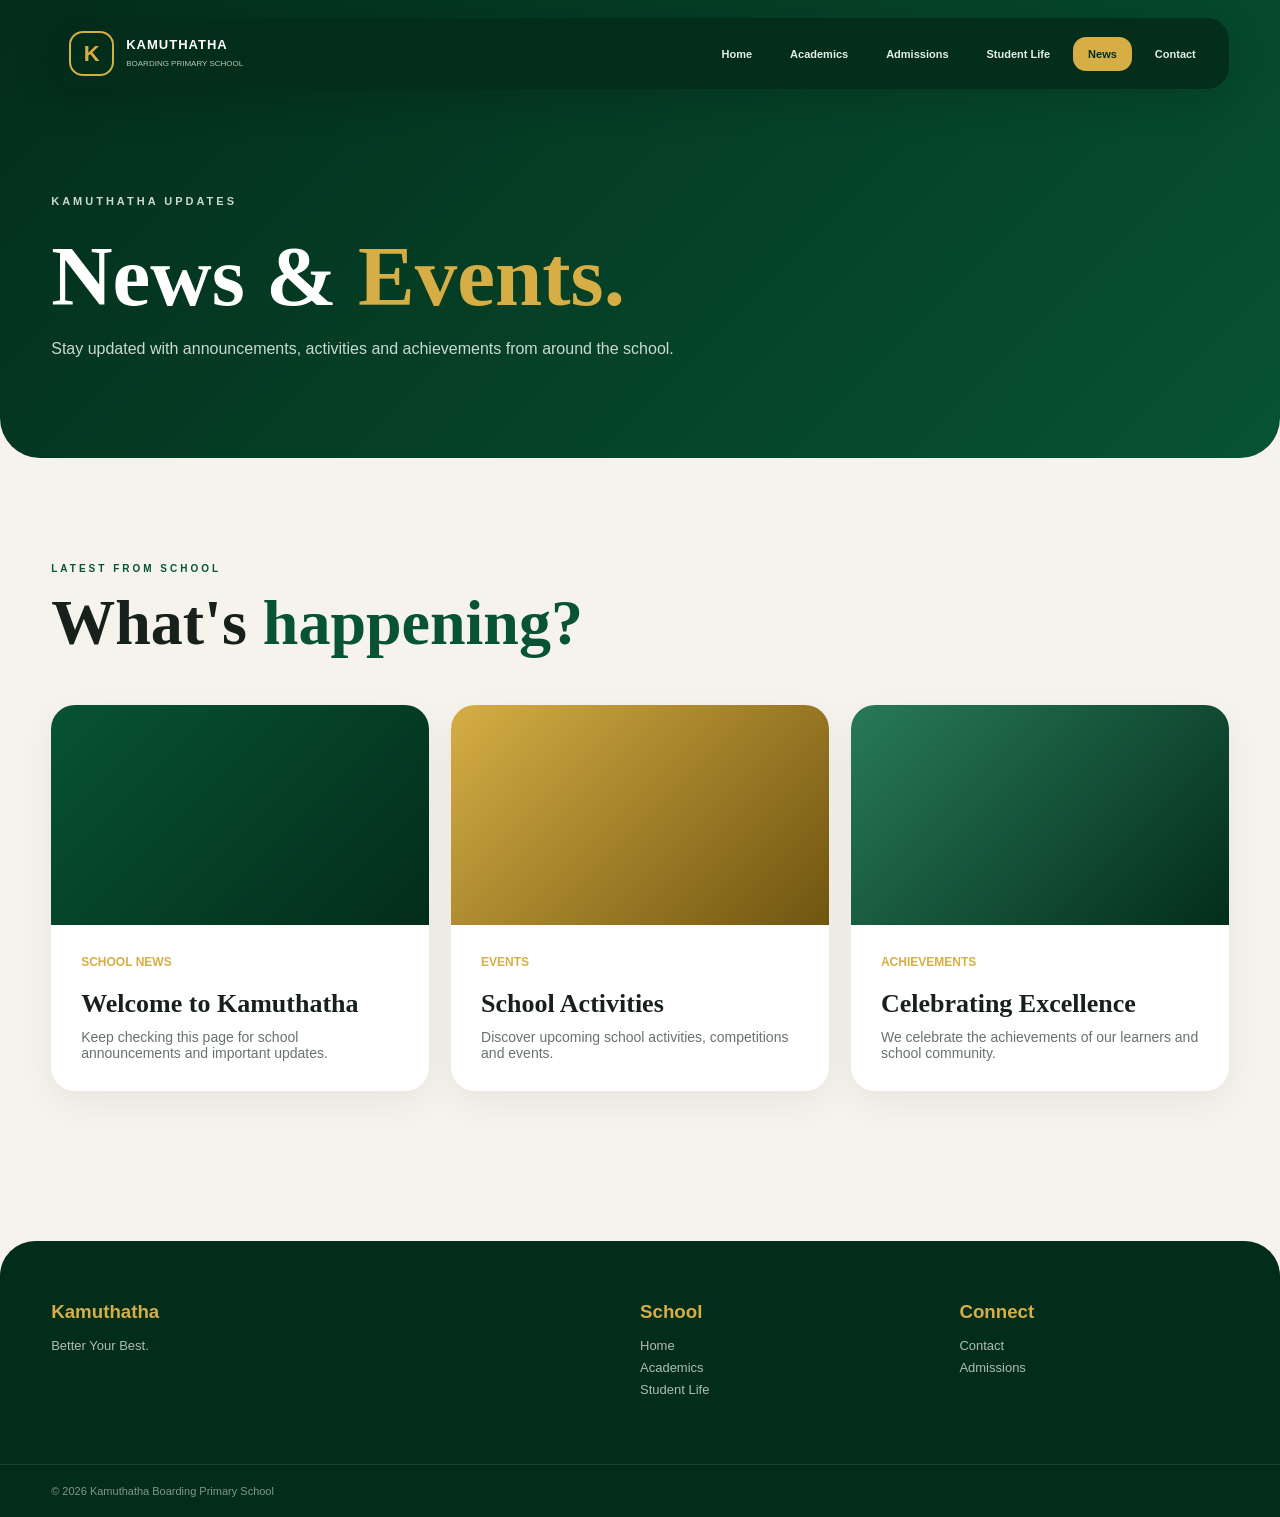
<file: kamuthatha web/about.html>
<!DOCTYPE html>
<html lang="en">

<head>

    <meta charset="UTF-8">

    <meta name="viewport"
          content="width=device-width, initial-scale=1.0">

    <title>News & Events | Kamuthatha</title>

    <link rel="stylesheet" href="./style.css">

</head>

<body>


<header>

    <div class="container navbar">

        <a href="index.html" class="logo">

            <div class="logo-box">K</div>

            <div class="logo-text">
                <strong>KAMUTHATHA</strong>
                <small>BOARDING PRIMARY SCHOOL</small>
            </div>

        </a>


        <nav id="navigation">

            <a href="index.html">Home</a>

            <a href="academics.html">
                Academics
            </a>

            <a href="admissions.html">
                Admissions
            </a>

            <a href="student-life.html">
                Student Life
            </a>

            <a href="news.html"
               class="active">
                News
            </a>

            <a href="contact.html">
                Contact
            </a>

        </nav>


        <button class="menu" id="menuButton">
            ☰
        </button>

    </div>

</header>


<section class="page-hero">

    <div class="container">

        <p class="hero-tag">
            KAMUTHATHA UPDATES
        </p>

        <h1>
            News &
            <span>Events.</span>
        </h1>

        <p>
            Stay updated with announcements,
            activities and achievements from
            around the school.
        </p>

    </div>

</section>


<section class="section">

    <div class="container">

        <div class="section-title">

            <small>
                LATEST FROM SCHOOL
            </small>

            <h2>
                What's
                <span>happening?</span>
            </h2>

        </div>


        <div class="grid">


            <article class="card news-card">

                <div class="news-image"></div>

                <div class="news-content">

                    <div class="card-number">
                        SCHOOL NEWS
                    </div>

                    <h3>
                        Welcome to Kamuthatha
                    </h3>

                    <p>
                        Keep checking this page for
                        school announcements and
                        important updates.
                    </p>

                </div>

            </article>


            <article class="card news-card">

                <div class="news-image"
                     style="background:linear-gradient(135deg,#d6ae45,#705510)">
                </div>

                <div class="news-content">

                    <div class="card-number">
                        EVENTS
                    </div>

                    <h3>
                        School Activities
                    </h3>

                    <p>
                        Discover upcoming school
                        activities, competitions
                        and events.
                    </p>

                </div>

            </article>


            <article class="card news-card">

                <div class="news-image"
                     style="background:linear-gradient(135deg,#287a58,#032d1b)">
                </div>

                <div class="news-content">

                    <div class="card-number">
                        ACHIEVEMENTS
                    </div>

                    <h3>
                        Celebrating Excellence
                    </h3>

                    <p>
                        We celebrate the achievements
                        of our learners and school community.
                    </p>

                </div>

            </article>


        </div>

    </div>

</section>


<footer>

    <div class="container footer">

        <div>

            <h3>
                Kamuthatha
            </h3>

            <p>
                Better Your Best.
            </p>

        </div>


        <div>

            <h3>
                School
            </h3>

            <a href="index.html">
                Home
            </a>

            <a href="academics.html">
                Academics
            </a>

            <a href="student-life.html">
                Student Life
            </a>

        </div>


        <div>

            <h3>
                Connect
            </h3>

            <a href="contact.html">
                Contact
            </a>

            <a href="admissions.html">
                Admissions
            </a>

        </div>

    </div>


    <div class="copyright">

        <div class="container">

            © 2026 Kamuthatha Boarding Primary School

        </div>

    </div>

</footer>


<script src="./script.js"></script>

</body>

</html>
</file>
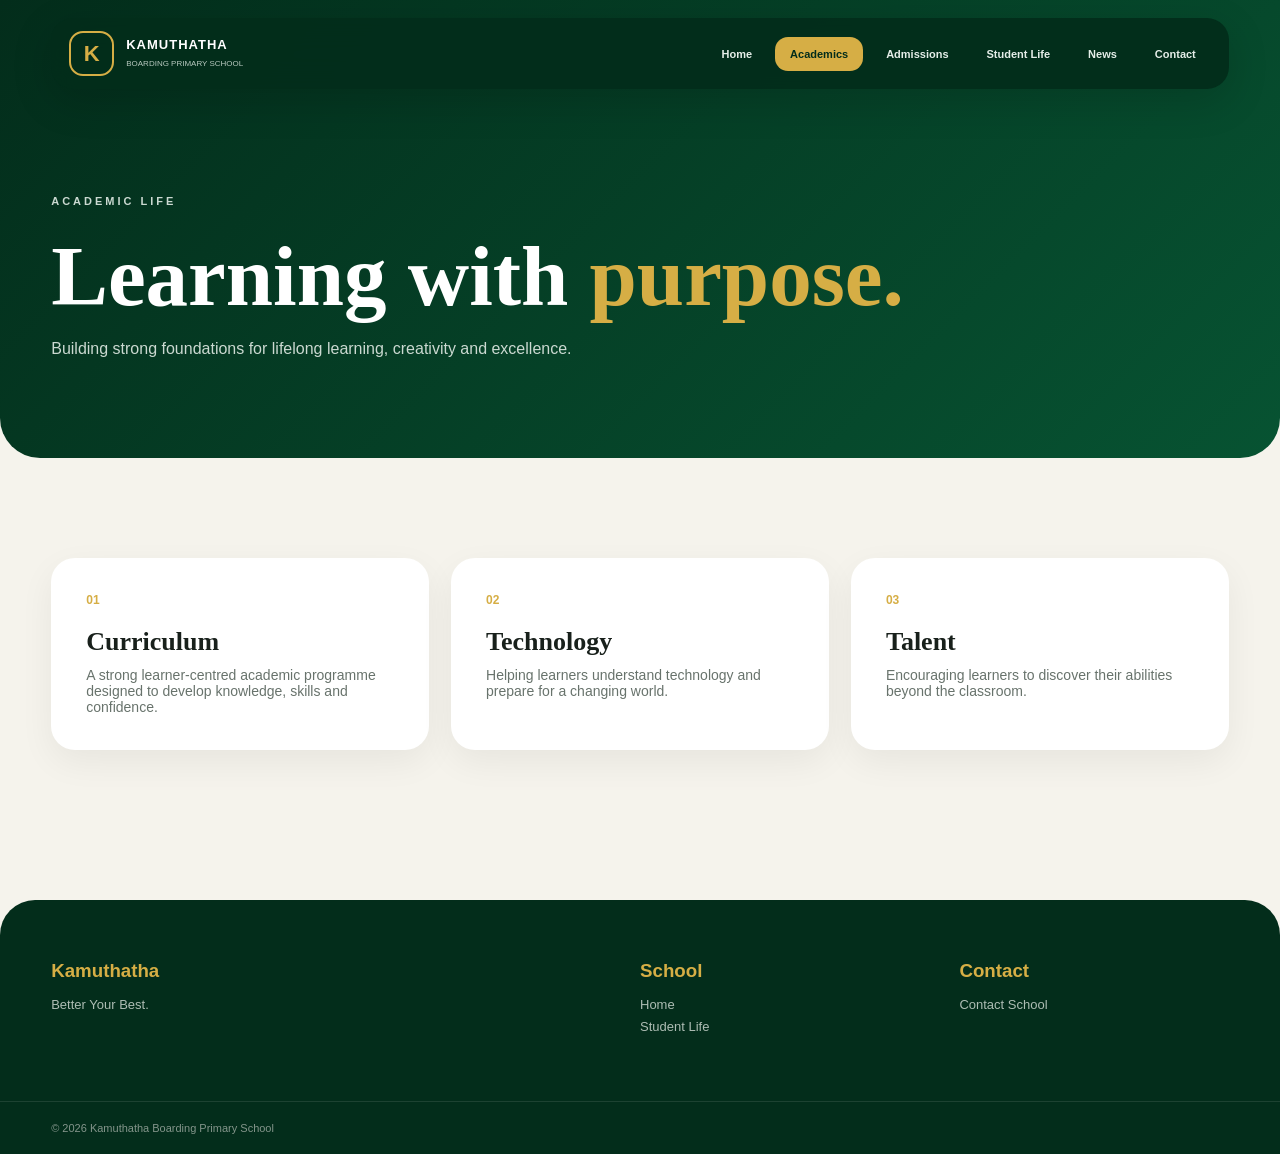
<file: kamuthatha web/academics.html>
<!DOCTYPE html>
<html lang="en">

<head>

<meta charset="UTF-8">
<meta name="viewport" content="width=device-width, initial-scale=1.0">

<title>Academics | Kamuthatha</title>

<link rel="stylesheet" href="style.css">

</head>

<body>


<header>

<div class="container navbar">

<a href="index.html" class="logo">

<div class="logo-box">K</div>

<div class="logo-text">
<strong>KAMUTHATHA</strong>
<small>BOARDING PRIMARY SCHOOL</small>
</div>

</a>


<nav id="navigation">

<a href="index.html">Home</a>
<a href="academics.html" class="active">Academics</a>
<a href="admissions.html">Admissions</a>
<a href="student-life.html">Student Life</a>
<a href="news.html">News</a>
<a href="contact.html">Contact</a>

</nav>


<button class="menu" id="menuButton">
☰
</button>

</div>

</header>


<section class="page-hero">

<div class="container">

<p class="hero-tag">
ACADEMIC LIFE
</p>

<h1>
Learning with
<span>purpose.</span>
</h1>

<p>
Building strong foundations for lifelong learning,
creativity and excellence.
</p>

</div>

</section>


<section class="section">

<div class="container">

<div class="grid">

<div class="card">

<div class="card-number">01</div>

<h3>
Curriculum
</h3>

<p>
A strong learner-centred academic programme
designed to develop knowledge, skills and
confidence.
</p>

</div>


<div class="card">

<div class="card-number">02</div>

<h3>
Technology
</h3>

<p>
Helping learners understand technology and
prepare for a changing world.
</p>

</div>


<div class="card">

<div class="card-number">03</div>

<h3>
Talent
</h3>

<p>
Encouraging learners to discover their abilities
beyond the classroom.
</p>

</div>

</div>

</div>

</section>


<footer>

<div class="container footer">

<div>
<h3>Kamuthatha</h3>
<p>Better Your Best.</p>
</div>

<div>
<h3>School</h3>
<a href="index.html">Home</a>
<a href="student-life.html">Student Life</a>
</div>

<div>
<h3>Contact</h3>
<a href="contact.html">Contact School</a>
</div>

</div>

<div class="copyright">
<div class="container">
© 2026 Kamuthatha Boarding Primary School
</div>
</div>

</footer>


<script src="script.js"></script>

</body>
</html>
</file>
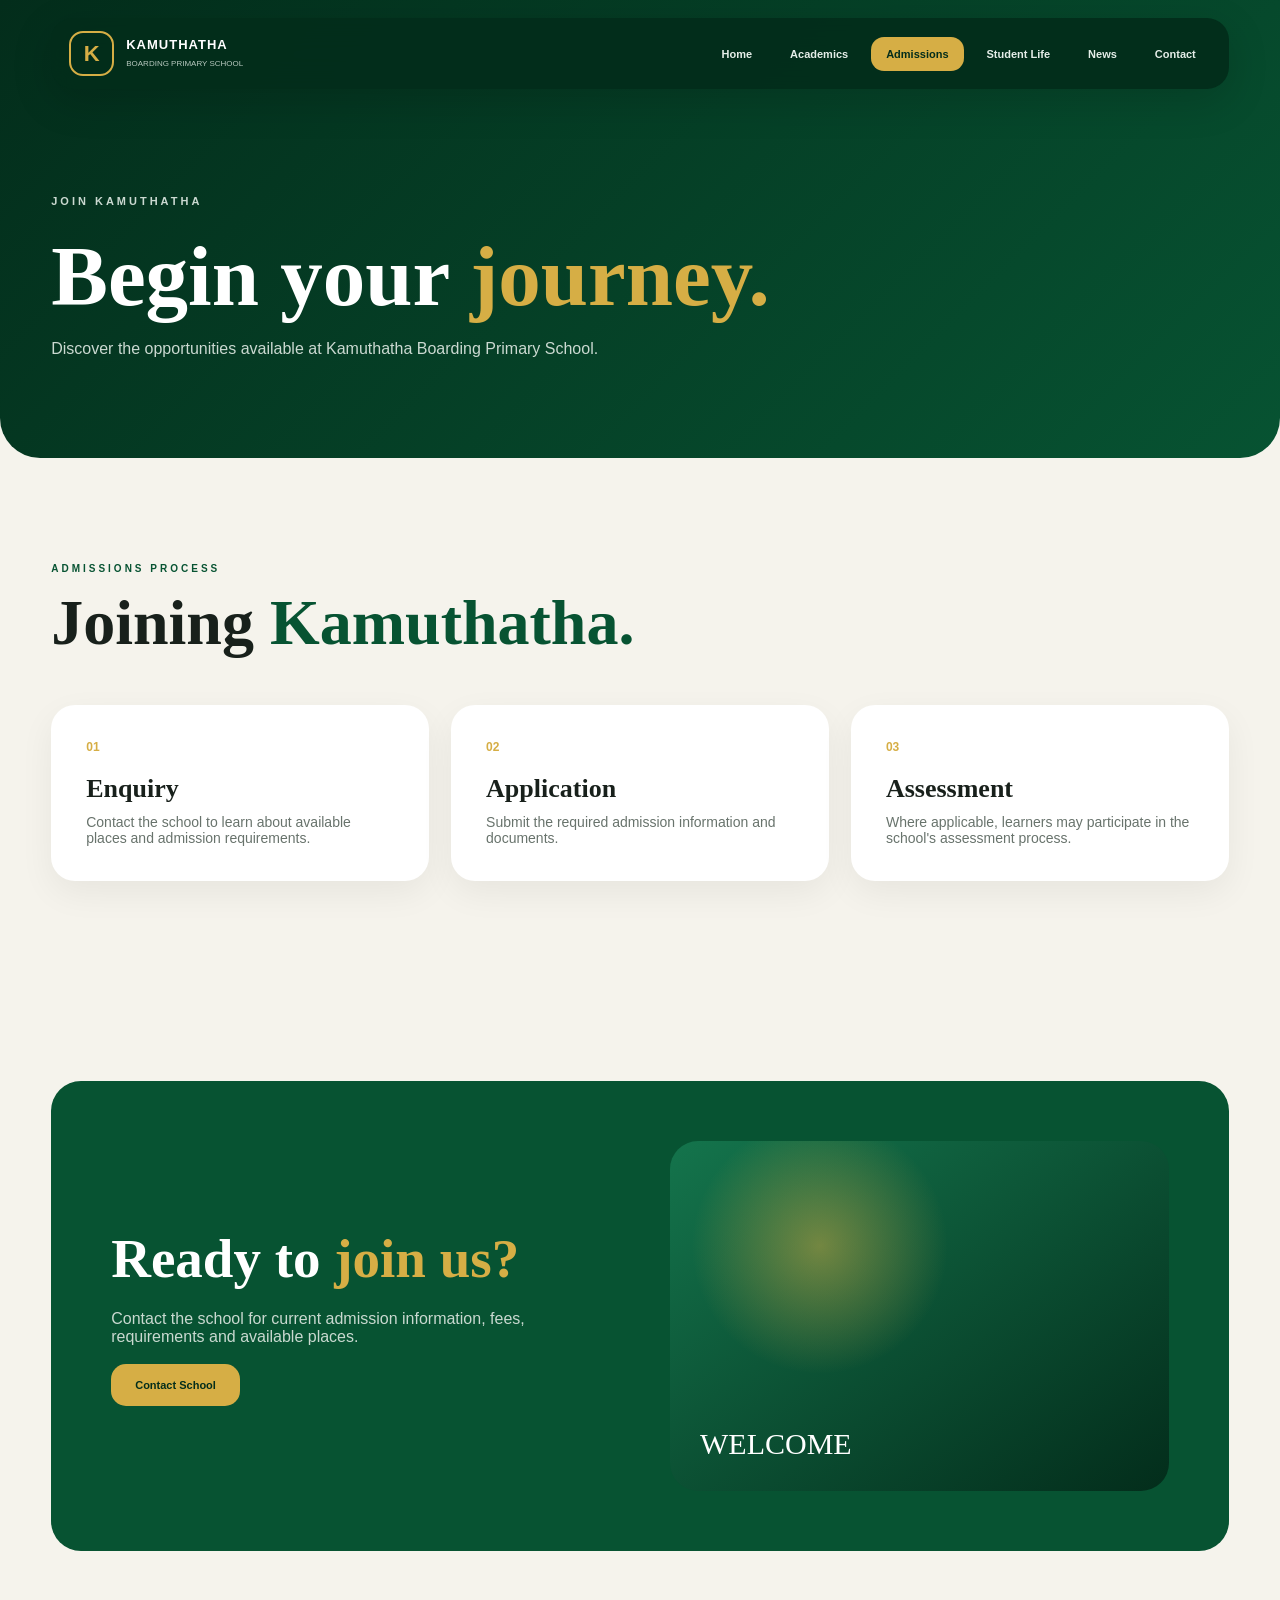
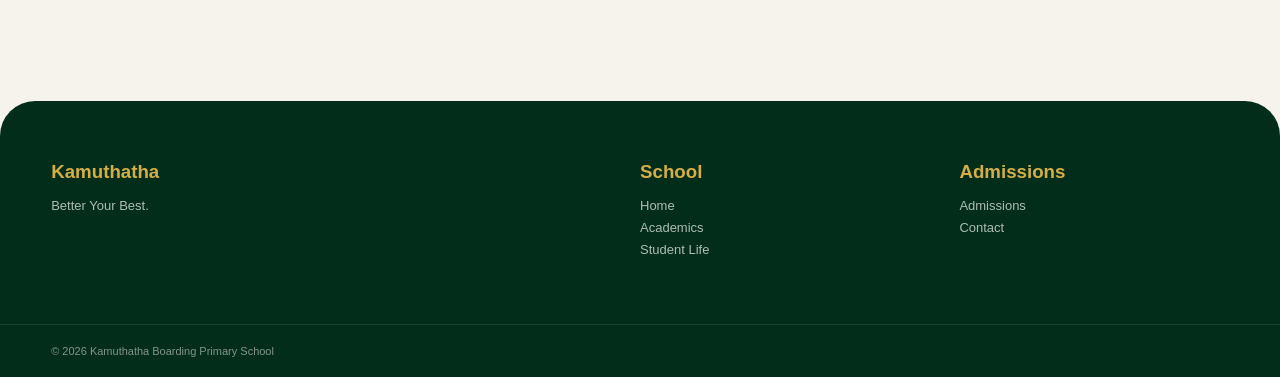
<file: kamuthatha web/admissions.html>
<!DOCTYPE html>
<html lang="en">

<head>

    <meta charset="UTF-8">

    <meta name="viewport"
          content="width=device-width, initial-scale=1.0">

    <title>Admissions | Kamuthatha Boarding Primary School</title>

    <link rel="stylesheet" href="./style.css">

</head>

<body>


<header>

    <div class="container navbar">

        <a href="index.html" class="logo">

            <div class="logo-box">K</div>

            <div class="logo-text">
                <strong>KAMUTHATHA</strong>
                <small>BOARDING PRIMARY SCHOOL</small>
            </div>

        </a>


        <nav id="navigation">

            <a href="index.html">Home</a>

            <a href="academics.html">
                Academics
            </a>

            <a href="admissions.html"
               class="active">
                Admissions
            </a>

            <a href="student-life.html">
                Student Life
            </a>

            <a href="news.html">
                News
            </a>

            <a href="contact.html">
                Contact
            </a>

        </nav>


        <button class="menu" id="menuButton">
            ☰
        </button>

    </div>

</header>


<section class="page-hero">

    <div class="container">

        <p class="hero-tag">
            JOIN KAMUTHATHA
        </p>

        <h1>
            Begin your
            <span>journey.</span>
        </h1>

        <p>
            Discover the opportunities available at
            Kamuthatha Boarding Primary School.
        </p>

    </div>

</section>


<section class="section">

    <div class="container">

        <div class="section-title">

            <small>
                ADMISSIONS PROCESS
            </small>

            <h2>
                Joining
                <span>Kamuthatha.</span>
            </h2>

        </div>


        <div class="grid">

            <div class="card">

                <div class="card-number">
                    01
                </div>

                <h3>
                    Enquiry
                </h3>

                <p>
                    Contact the school to learn about
                    available places and admission
                    requirements.
                </p>

            </div>


            <div class="card">

                <div class="card-number">
                    02
                </div>

                <h3>
                    Application
                </h3>

                <p>
                    Submit the required admission
                    information and documents.
                </p>

            </div>


            <div class="card">

                <div class="card-number">
                    03
                </div>

                <h3>
                    Assessment
                </h3>

                <p>
                    Where applicable, learners may
                    participate in the school's assessment
                    process.
                </p>

            </div>

        </div>

    </div>

</section>


<section class="section">

    <div class="container">

        <div class="feature">

            <div>

                <h2>
                    Ready to
                    <span>join us?</span>
                </h2>

                <p>
                    Contact the school for current
                    admission information, fees,
                    requirements and available places.
                </p>

                <br>

                <a href="contact.html"
                   class="button button-primary">

                    Contact School

                </a>

            </div>


            <div class="feature-box">

                WELCOME

            </div>

        </div>

    </div>

</section>


<footer>

    <div class="container footer">

        <div>

            <h3>
                Kamuthatha
            </h3>

            <p>
                Better Your Best.
            </p>

        </div>


        <div>

            <h3>
                School
            </h3>

            <a href="index.html">
                Home
            </a>

            <a href="academics.html">
                Academics
            </a>

            <a href="student-life.html">
                Student Life
            </a>

        </div>


        <div>

            <h3>
                Admissions
            </h3>

            <a href="admissions.html">
                Admissions
            </a>

            <a href="contact.html">
                Contact
            </a>

        </div>

    </div>


    <div class="copyright">

        <div class="container">

            © 2026 Kamuthatha Boarding Primary School

        </div>

    </div>

</footer>


<script src="./script.js"></script>

</body>

</html>
</file>
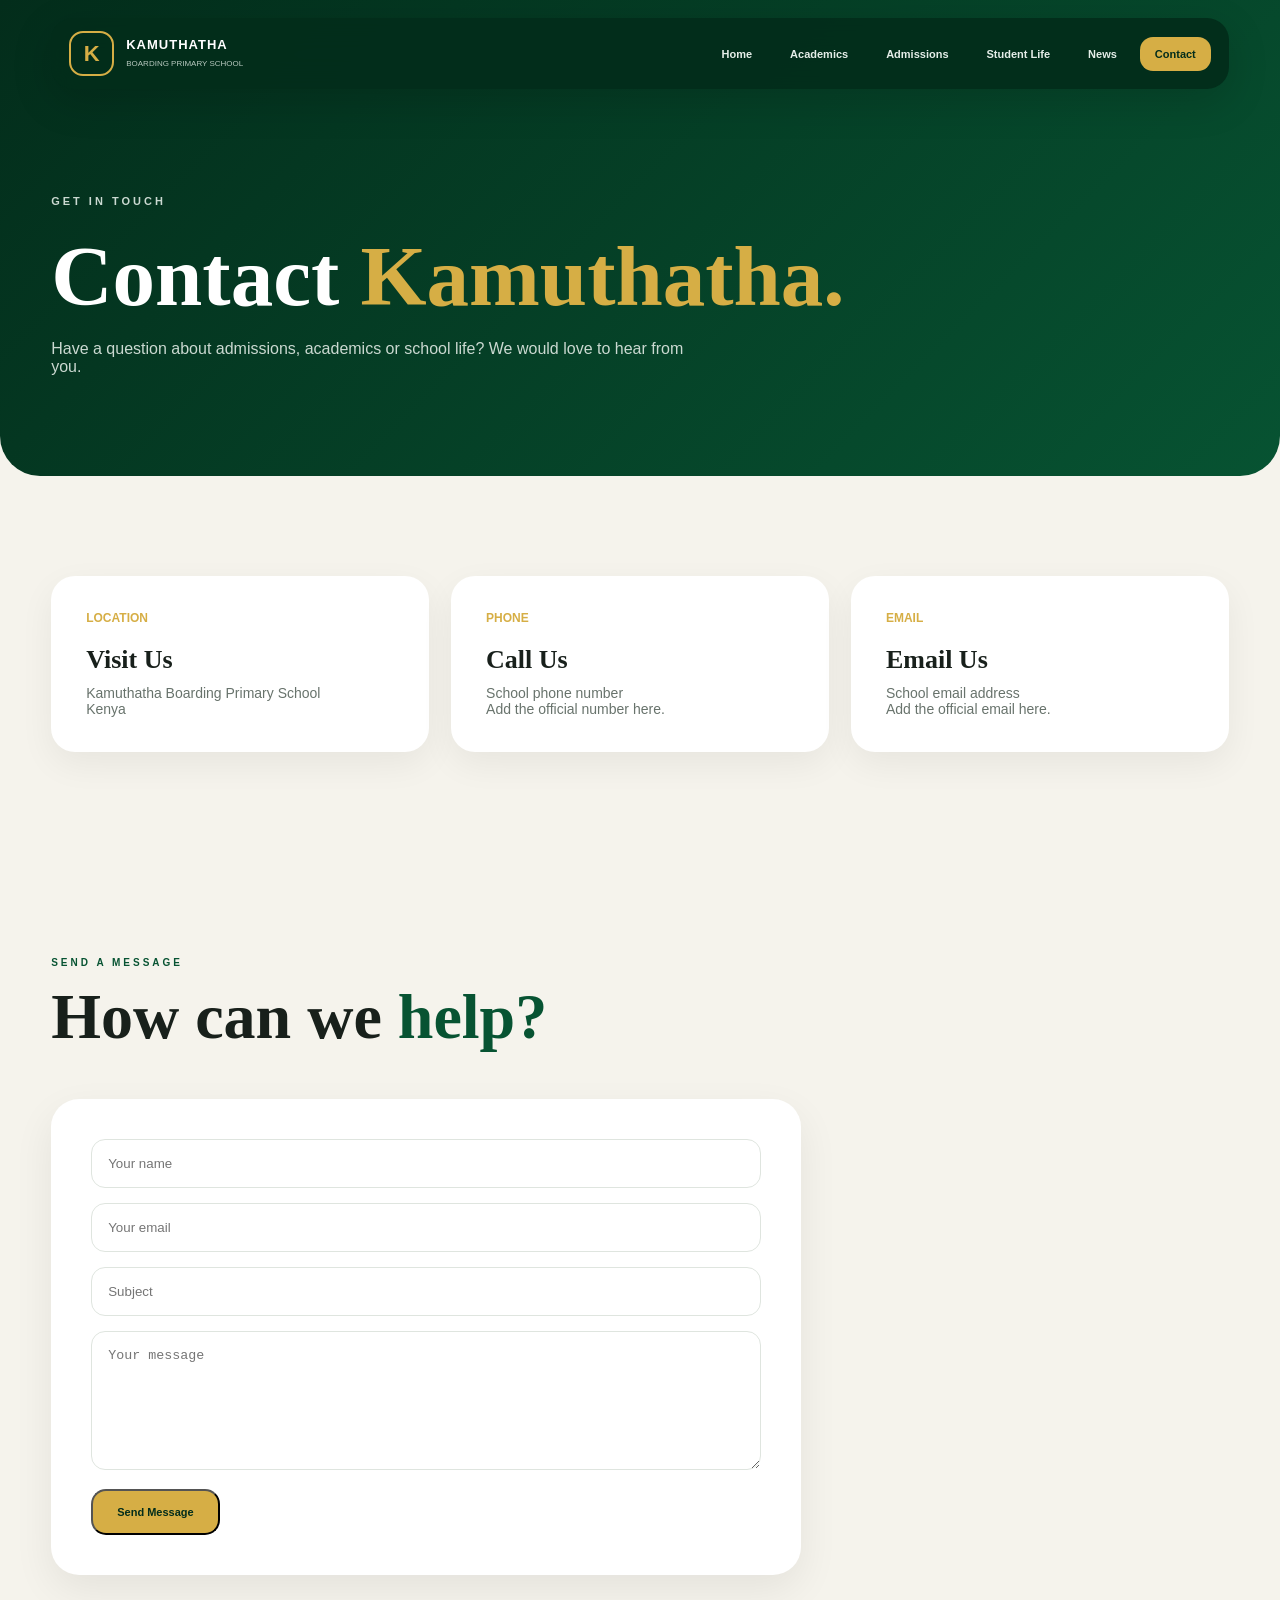
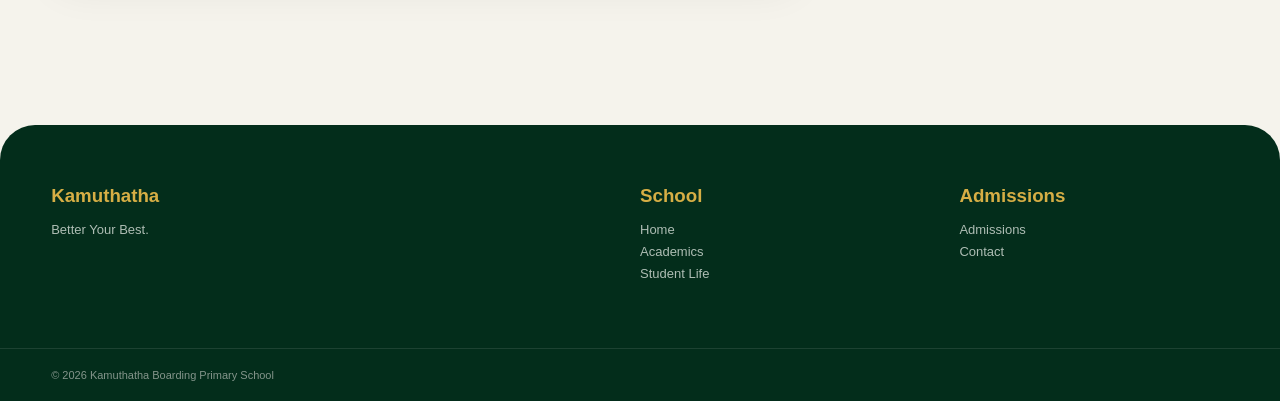
<file: kamuthatha web/contact.html>
<!DOCTYPE html>
<html lang="en">

<head>

    <meta charset="UTF-8">

    <meta name="viewport"
          content="width=device-width, initial-scale=1.0">

    <title>Contact | Kamuthatha Boarding Primary School</title>

    <link rel="stylesheet" href="./style.css">

</head>

<body>


<header>

    <div class="container navbar">

        <a href="index.html" class="logo">

            <div class="logo-box">
                K
            </div>

            <div class="logo-text">

                <strong>
                    KAMUTHATHA
                </strong>

                <small>
                    BOARDING PRIMARY SCHOOL
                </small>

            </div>

        </a>


        <nav id="navigation">

            <a href="index.html">
                Home
            </a>

            <a href="academics.html">
                Academics
            </a>

            <a href="admissions.html">
                Admissions
            </a>

            <a href="student-life.html">
                Student Life
            </a>

            <a href="news.html">
                News
            </a>

            <a href="contact.html"
               class="active">
                Contact
            </a>

        </nav>


        <button class="menu" id="menuButton">
            ☰
        </button>

    </div>

</header>


<section class="page-hero">

    <div class="container">

        <p class="hero-tag">
            GET IN TOUCH
        </p>

        <h1>
            Contact
            <span>Kamuthatha.</span>
        </h1>

        <p>
            Have a question about admissions,
            academics or school life?
            We would love to hear from you.
        </p>

    </div>

</section>


<section class="section">

    <div class="container">

        <div class="grid">


            <div class="card">

                <div class="card-number">
                    LOCATION
                </div>

                <h3>
                    Visit Us
                </h3>

                <p>
                    Kamuthatha Boarding Primary School
                    <br>
                    Kenya
                </p>

            </div>


            <div class="card">

                <div class="card-number">
                    PHONE
                </div>

                <h3>
                    Call Us
                </h3>

                <p>
                    School phone number
                    <br>
                    Add the official number here.
                </p>

            </div>


            <div class="card">

                <div class="card-number">
                    EMAIL
                </div>

                <h3>
                    Email Us
                </h3>

                <p>
                    School email address
                    <br>
                    Add the official email here.
                </p>

            </div>


        </div>

    </div>

</section>


<section class="section">

    <div class="container">

        <div class="section-title">

            <small>
                SEND A MESSAGE
            </small>

            <h2>
                How can we
                <span>help?</span>
            </h2>

        </div>


        <form class="form"
              onsubmit="sendMessage(event)">

            <input
                type="text"
                placeholder="Your name"
                required
            >

            <input
                type="email"
                placeholder="Your email"
                required
            >

            <input
                type="text"
                placeholder="Subject"
                required
            >

            <textarea
                rows="7"
                placeholder="Your message"
                required
            ></textarea>

            <button
                type="submit"
                class="button button-primary">

                Send Message

            </button>

        </form>

    </div>

</section>


<footer>

    <div class="container footer">

        <div>

            <h3>
                Kamuthatha
            </h3>

            <p>
                Better Your Best.
            </p>

        </div>


        <div>

            <h3>
                School
            </h3>

            <a href="index.html">
                Home
            </a>

            <a href="academics.html">
                Academics
            </a>

            <a href="student-life.html">
                Student Life
            </a>

        </div>


        <div>

            <h3>
                Admissions
            </h3>

            <a href="admissions.html">
                Admissions
            </a>

            <a href="contact.html">
                Contact
            </a>

        </div>

    </div>


    <div class="copyright">

        <div class="container">

            © 2026 Kamuthatha Boarding Primary School

        </div>

    </div>

</footer>


<script src="./script.js"></script>

<script>

function sendMessage(event) {

    event.preventDefault();

    alert(
        "Thank you! Your message has been received."
    );

    event.target.reset();

}

</script>

</body>

</html>
</file>
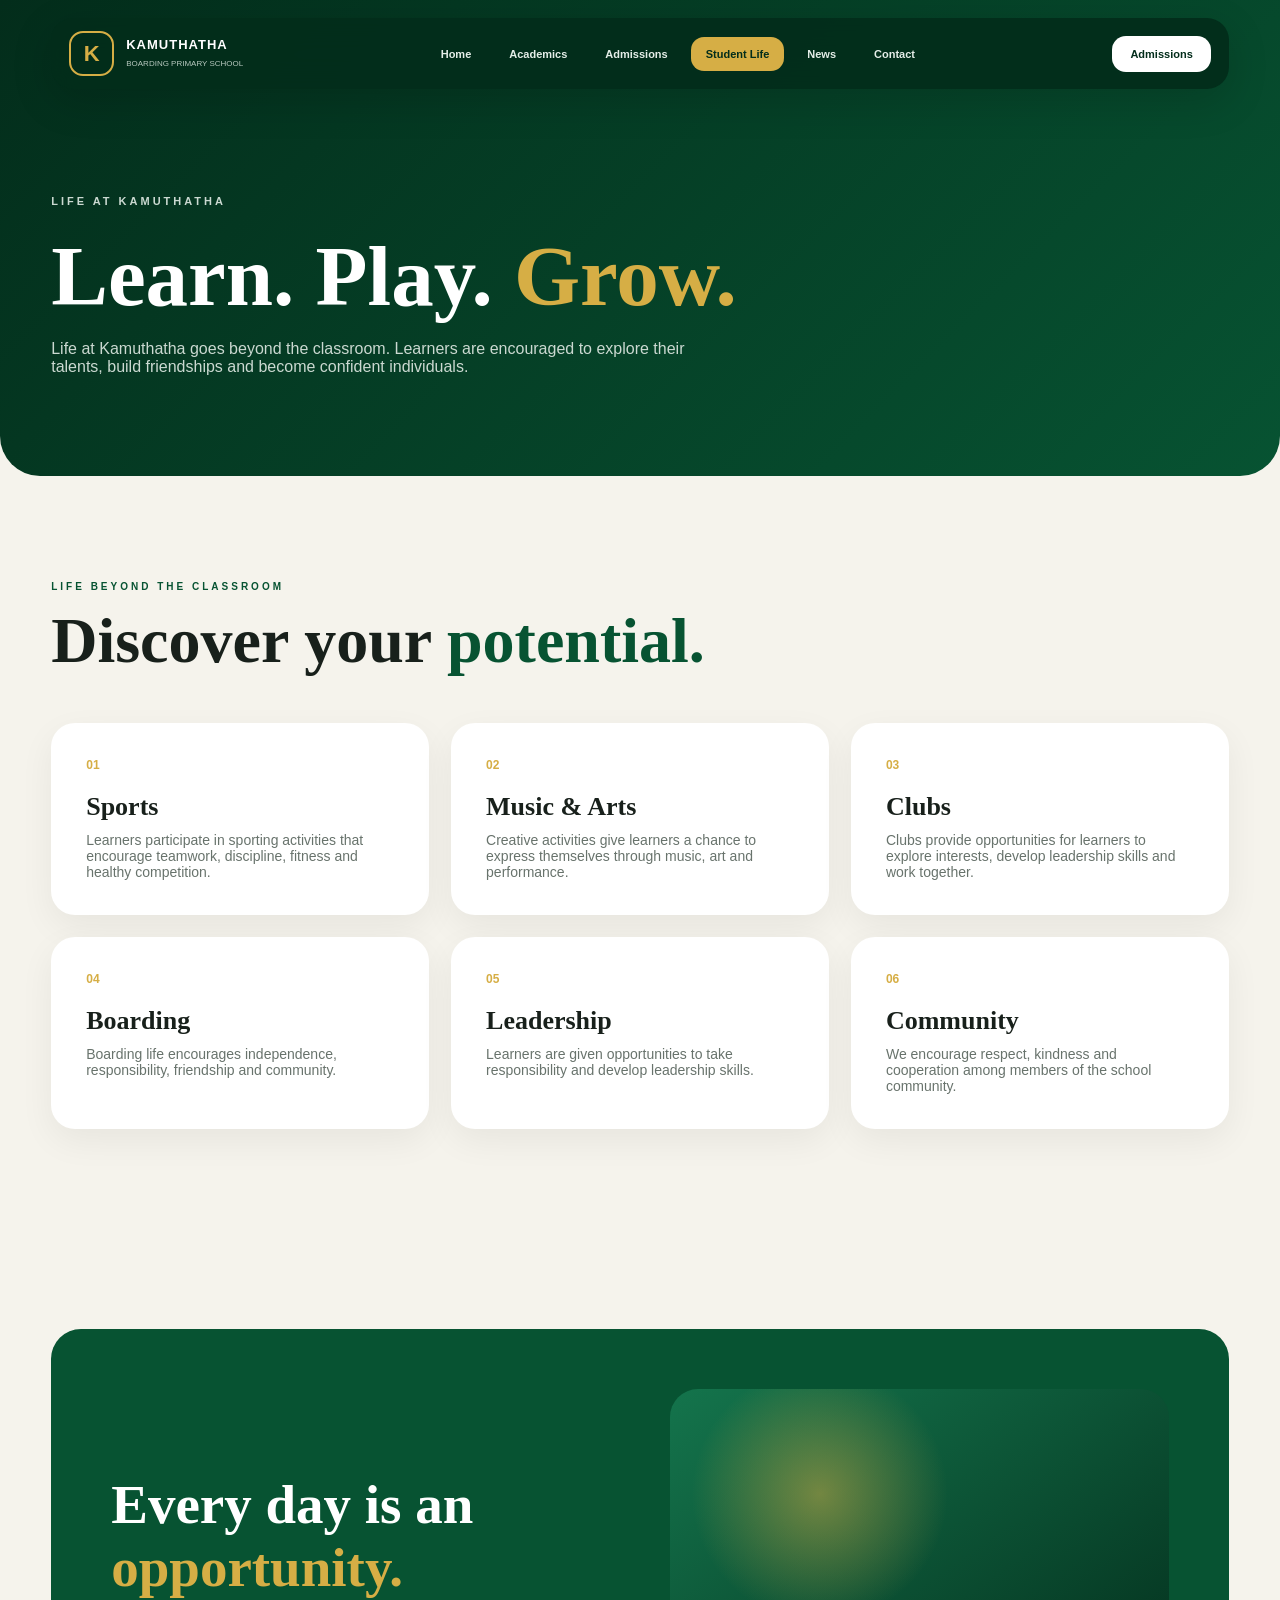
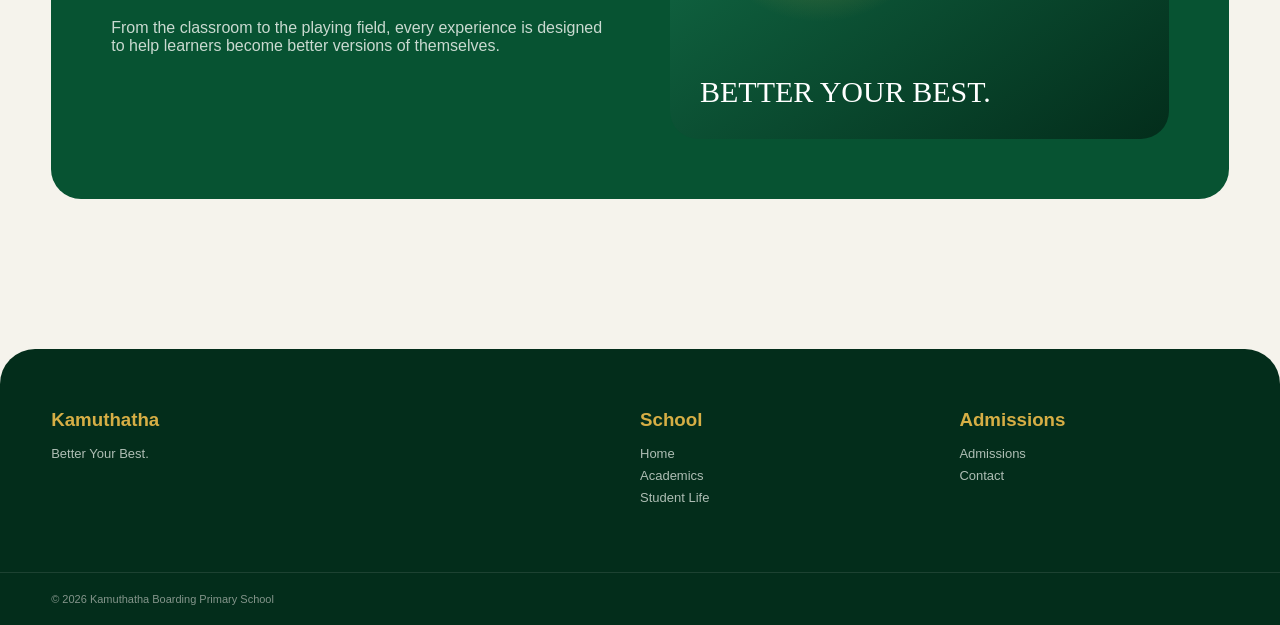
<file: kamuthatha web/student-life.html>
<!DOCTYPE html>
<html lang="en">

<head>
    <meta charset="UTF-8">
    <meta name="viewport" content="width=device-width, initial-scale=1.0">

    <title>Student Life | Kamuthatha Boarding Primary School</title>

    <link rel="stylesheet" href="./style.css">
</head>

<body>

<header>

    <div class="container navbar">

        <a href="index.html" class="logo">

            <div class="logo-box">K</div>

            <div class="logo-text">
                <strong>KAMUTHATHA</strong>
                <small>BOARDING PRIMARY SCHOOL</small>
            </div>

        </a>

        <nav id="navigation">

            <a href="index.html">Home</a>
            <a href="academics.html">Academics</a>
            <a href="admissions.html">Admissions</a>
            <a href="student-life.html" class="active">Student Life</a>
            <a href="news.html">News</a>
            <a href="contact.html">Contact</a>

        </nav>

        <a href="admissions.html" class="nav-button">
            Admissions
        </a>

        <button class="menu" id="menuButton">
            ☰
        </button>

    </div>

</header>


<section class="page-hero">

    <div class="container">

        <p class="hero-tag">
            LIFE AT KAMUTHATHA
        </p>

        <h1>
            Learn. Play.
            <span>Grow.</span>
        </h1>

        <p>
            Life at Kamuthatha goes beyond the classroom.
            Learners are encouraged to explore their talents,
            build friendships and become confident individuals.
        </p>

    </div>

</section>


<section class="section">

    <div class="container">

        <div class="section-title">

            <small>
                LIFE BEYOND THE CLASSROOM
            </small>

            <h2>
                Discover your
                <span>potential.</span>
            </h2>

        </div>


        <div class="grid">

            <div class="card">

                <div class="card-number">01</div>

                <h3>Sports</h3>

                <p>
                    Learners participate in sporting activities
                    that encourage teamwork, discipline,
                    fitness and healthy competition.
                </p>

            </div>


            <div class="card">

                <div class="card-number">02</div>

                <h3>Music & Arts</h3>

                <p>
                    Creative activities give learners a chance
                    to express themselves through music,
                    art and performance.
                </p>

            </div>


            <div class="card">

                <div class="card-number">03</div>

                <h3>Clubs</h3>

                <p>
                    Clubs provide opportunities for learners
                    to explore interests, develop leadership
                    skills and work together.
                </p>

            </div>


            <div class="card">

                <div class="card-number">04</div>

                <h3>Boarding</h3>

                <p>
                    Boarding life encourages independence,
                    responsibility, friendship and community.
                </p>

            </div>


            <div class="card">

                <div class="card-number">05</div>

                <h3>Leadership</h3>

                <p>
                    Learners are given opportunities to take
                    responsibility and develop leadership skills.
                </p>

            </div>


            <div class="card">

                <div class="card-number">06</div>

                <h3>Community</h3>

                <p>
                    We encourage respect, kindness and
                    cooperation among members of the school
                    community.
                </p>

            </div>

        </div>

    </div>

</section>


<section class="section">

    <div class="container">

        <div class="feature">

            <div>

                <h2>
                    Every day is an
                    <span>opportunity.</span>
                </h2>

                <p>
                    From the classroom to the playing field,
                    every experience is designed to help
                    learners become better versions of themselves.
                </p>

            </div>

            <div class="feature-box">
                BETTER YOUR BEST.
            </div>

        </div>

    </div>

</section>


<footer>

    <div class="container footer">

        <div>
            <h3>Kamuthatha</h3>
            <p>Better Your Best.</p>
        </div>

        <div>
            <h3>School</h3>
            <a href="index.html">Home</a>
            <a href="academics.html">Academics</a>
            <a href="student-life.html">Student Life</a>
        </div>

        <div>
            <h3>Admissions</h3>
            <a href="admissions.html">Admissions</a>
            <a href="contact.html">Contact</a>
        </div>

    </div>

    <div class="copyright">

        <div class="container">
            © 2026 Kamuthatha Boarding Primary School
        </div>

    </div>

</footer>


<script src="./script.js"></script>

</body>

</html>
</file>
<file: kamuthatha web/style.css>
* {
    margin: 0;
    padding: 0;
    box-sizing: border-box;
}

:root {
    --green: #075332;
    --dark-green: #032d1b;
    --gold: #d6ae45;
    --cream: #f5f3ec;
    --white: #ffffff;
    --text: #18201b;
    --muted: #68736c;
    --radius: 24px;
}

html {
    scroll-behavior: smooth;
}

body {
    font-family: Arial, Helvetica, sans-serif;
    background: var(--cream);
    color: var(--text);
}

a {
    text-decoration: none;
    color: inherit;
}

.container {
    width: min(92%, 1250px);
    margin: auto;
}

/* NAVBAR */

header {
    position: fixed;
    top: 18px;
    left: 0;
    width: 100%;
    z-index: 1000;
}

.navbar {
    background: rgba(3,45,27,.94);
    backdrop-filter: blur(15px);

    border-radius: 22px;

    padding: 13px 18px;

    display: flex;
    align-items: center;
    justify-content: space-between;

    box-shadow: 0 12px 40px rgba(0,0,0,.15);
}

.logo {
    display: flex;
    align-items: center;
    gap: 12px;

    color: white;
}

.logo-box {
    width: 45px;
    height: 45px;

    border-radius: 14px;

    border: 2px solid var(--gold);

    display: grid;
    place-items: center;

    color: var(--gold);

    font-weight: bold;
    font-size: 22px;
}

.logo-text strong {
    display: block;
    font-size: 13px;
    letter-spacing: 1px;
}

.logo-text small {
    font-size: 8px;
    color: #b8c9bf;
}

nav {
    display: flex;
    gap: 8px;
}

nav a {
    color: #e5eee9;

    font-size: 11px;
    font-weight: bold;

    padding: 11px 15px;

    border-radius: 13px;

    transition: .25s;
}

nav a:hover,
nav a.active {
    background: var(--gold);
    color: var(--dark-green);
}

.nav-button {
    background: white;
    color: var(--dark-green);

    padding: 12px 18px;

    border-radius: 14px;

    font-size: 11px;
    font-weight: bold;
}

/* MOBILE MENU */

.menu {
    display: none;

    background: transparent;
    border: 0;

    color: white;

    font-size: 26px;
}

/* HERO */

.hero {
    min-height: 720px;

    border-radius: 0 0 40px 40px;

    background:
        radial-gradient(
            circle at 75% 25%,
            rgba(214,174,69,.35),
            transparent 25%
        ),
        linear-gradient(
            135deg,
            #032d1b,
            #08613d
        );

    color: white;

    display: flex;
    align-items: center;

    position: relative;

    overflow: hidden;
}

.hero-content {
    padding-top: 100px;
}

.hero-tag {
    color: var(--gold);

    font-size: 11px;

    font-weight: bold;

    letter-spacing: 3px;

    margin-bottom: 20px;
}

.hero h1 {
    font-family: Georgia, serif;

    font-size: clamp(55px, 8vw, 105px);

    line-height: .95;

    max-width: 900px;
}

.hero h1 span {
    color: var(--gold);
}

.hero p {
    max-width: 600px;

    margin: 28px 0;

    color: #d7e2dc;

    font-size: 17px;
}

.buttons {
    display: flex;
    gap: 12px;
}

.button {
    padding: 15px 24px;

    border-radius: 15px;

    font-size: 11px;

    font-weight: bold;

    display: inline-block;

    transition: .25s;
}

.button-primary {
    background: var(--gold);
    color: var(--dark-green);
}

.button-primary:hover {
    background: white;
    transform: translateY(-3px);
}

.button-outline {
    border: 1px solid white;
    color: white;
}

.button-outline:hover {
    background: white;
    color: var(--dark-green);
}

/* PAGE HERO */

.page-hero {
    padding: 180px 0 100px;

    background: linear-gradient(
        135deg,
        var(--dark-green),
        var(--green)
    );

    color: white;

    border-radius: 0 0 40px 40px;
}

.page-hero h1 {
    font-family: Georgia, serif;

    font-size: clamp(50px, 7vw, 85px);
}

.page-hero h1 span {
    color: var(--gold);
}

.page-hero p {
    margin-top: 15px;

    max-width: 650px;

    color: #cbd9d1;
}

/* SECTIONS */

.section {
    padding: 100px 0;
}

.section-title {
    margin-bottom: 45px;
}

.section-title small {
    color: var(--green);

    font-size: 10px;

    font-weight: bold;

    letter-spacing: 3px;
}

.section-title h2 {
    font-family: Georgia, serif;

    font-size: clamp(38px, 5vw, 65px);

    margin-top: 10px;
}

.section-title h2 span {
    color: var(--green);
}

/* CARDS */

.grid {
    display: grid;

    grid-template-columns: repeat(3, 1fr);

    gap: 22px;
}

.card {
    background: white;

    border-radius: var(--radius);

    padding: 35px;

    box-shadow: 0 12px 35px rgba(0,0,0,.06);

    transition: .3s;
}

.card:hover {
    transform: translateY(-7px);

    box-shadow: 0 20px 45px rgba(0,0,0,.1);
}

.card-number {
    color: var(--gold);

    font-weight: bold;

    font-size: 12px;
}

.card h3 {
    font-family: Georgia, serif;

    font-size: 26px;

    margin: 20px 0 10px;
}

.card p {
    color: var(--muted);

    font-size: 14px;
}

/* LARGE FEATURE */

.feature {
    background: var(--green);

    color: white;

    border-radius: 30px;

    padding: 60px;

    display: grid;

    grid-template-columns: 1fr 1fr;

    gap: 60px;

    align-items: center;
}

.feature h2 {
    font-family: Georgia, serif;

    font-size: 55px;
}

.feature h2 span {
    color: var(--gold);
}

.feature p {
    color: #c9d9d0;

    margin-top: 20px;
}

.feature-box {
    min-height: 350px;

    border-radius: 28px;

    background:
        radial-gradient(
            circle at 30% 30%,
            rgba(214,174,69,.5),
            transparent 30%
        ),
        linear-gradient(
            145deg,
            #14744c,
            #032d1b
        );

    display: flex;

    align-items: flex-end;

    padding: 30px;

    font-family: Georgia, serif;

    font-size: 30px;
}

/* NEWS */

.news-card {
    overflow: hidden;

    padding: 0;
}

.news-image {
    height: 220px;

    background: linear-gradient(
        135deg,
        var(--green),
        var(--dark-green)
    );
}

.news-content {
    padding: 30px;
}

/* FORM */

.form {
    max-width: 750px;

    background: white;

    padding: 40px;

    border-radius: 28px;

    box-shadow: 0 15px 40px rgba(0,0,0,.07);
}

.form input,
.form textarea {
    width: 100%;

    border: 1px solid #dfe5df;

    border-radius: 14px;

    padding: 16px;

    margin-bottom: 15px;

    outline: none;
}

.form input:focus,
.form textarea:focus {
    border-color: var(--green);
}

/* FOOTER */

footer {
    background: var(--dark-green);

    color: white;

    margin-top: 50px;

    border-radius: 35px 35px 0 0;
}

.footer {
    padding: 60px 0;

    display: grid;

    grid-template-columns: 2fr 1fr 1fr;

    gap: 50px;
}

.footer h3 {
    color: var(--gold);

    margin-bottom: 15px;
}

.footer p,
.footer a {
    color: #aebdb4;

    font-size: 13px;

    display: block;

    margin: 7px 0;
}

.copyright {
    border-top: 1px solid rgba(255,255,255,.1);

    padding: 20px 0;

    color: #84958b;

    font-size: 11px;
}

/* MOBILE */

@media(max-width:900px) {

    nav {
        display: none;

        position: absolute;

        top: 75px;

        left: 0;

        width: 100%;

        background: var(--dark-green);

        border-radius: 20px;

        padding: 20px;

        flex-direction: column;
    }

    nav.open {
        display: flex;
    }

    .menu {
        display: block;
    }

    .nav-button {
        display: none;
    }

    .grid {
        grid-template-columns: 1fr;
    }

    .feature {
        grid-template-columns: 1fr;

        padding: 35px;
    }

    .feature h2 {
        font-size: 40px;
    }

    .footer {
        grid-template-columns: 1fr;
    }
}

@media(max-width:600px) {

    .hero {
        min-height: 650px;
    }

    .hero h1 {
        font-size: 58px;
    }

    .buttons {
        flex-direction: column;

        align-items: flex-start;
    }

    .section {
        padding: 70px 0;
    }
}
/* ========================================
   SCHOOL LOCATION
========================================= */

.location-section {
    padding-top: 40px;
}


/* LOCATION CARD */

.location-card {

    background: white;

    border-radius: 30px;

    padding: 15px;

    display: grid;

    grid-template-columns: 350px 1fr;

    gap: 15px;

    box-shadow:
        0 15px 45px rgba(0, 0, 0, 0.08);

    overflow: hidden;
}


/* LOCATION INFORMATION */

.location-info {

    background: var(--green);

    border-radius: 22px;

    padding: 35px;

    color: white;

    display: flex;

    flex-direction: column;

    justify-content: center;
}


.location-info .card-number {

    color: var(--gold);

}


.location-info h3 {

    font-family: Georgia, serif;

    font-size: 30px;

    line-height: 1.15;

    margin: 18px 0;

}


.location-info p {

    color: #d4e1da;

    line-height: 1.8;

    margin-bottom: 25px;

}


.location-info .button {

    align-self: flex-start;

}


/* ========================================
   GOOGLE MAP
========================================= */

.map-container {

    min-height: 420px;

    border-radius: 22px;

    overflow: hidden;

    background: #ddd;

}


.mapouter {

    position: relative;

    width: 100%;

    height: 100%;

}


.gmap_canvas {

    overflow: hidden;

    background: none !important;

    width: 100%;

    height: 100%;

}


.gmap_iframe {

    width: 100% !important;

    height: 100% !important;

    min-height: 420px;

    border: 0;

    display: block;

}


/* ========================================
   MOBILE
========================================= */

@media (max-width: 900px) {


    .location-card {

        grid-template-columns: 1fr;

    }


    .location-info {

        min-height: 300px;

    }


    .map-container {

        min-height: 350px;

    }


    .gmap_iframe {

        min-height: 350px;

    }

}
/* ========================================
   KAMUTHATHA SCHOOL HERO
========================================= */

.school-hero {

    position: relative;

    min-height: 680px;

    display: flex;

    align-items: center;

    overflow: hidden;

    border-radius: 0 0 40px 40px;

    background-image:
        url("./school-front.jpg");

    background-size: cover;

    background-position: center center;

    color: white;
}


/* DARK GREEN OVERLAY */

.school-hero-overlay {

    position: absolute;

    inset: 0;

    background:
        linear-gradient(
            90deg,
            rgba(3, 45, 27, 0.92),
            rgba(3, 45, 27, 0.68),
            rgba(3, 45, 27, 0.30)
        );

    z-index: 1;
}


/* HERO CONTENT */

.school-hero-content {

    position: relative;

    z-index: 2;

    padding-top: 100px;

    padding-bottom: 80px;

    max-width: 850px;
}


/* SCHOOL NAME LABEL */

.school-hero .hero-tag {

    color: var(--gold);

    font-size: 12px;

    font-weight: bold;

    letter-spacing: 3px;

    margin-bottom: 20px;
}


/* MAIN TITLE */

.school-hero h1 {

    font-family: Georgia, serif;

    font-size: clamp(
        55px,
        8vw,
        100px
    );

    line-height: 0.95;

    margin: 0;

    text-shadow:
        0 4px 20px rgba(0,0,0,.25);
}


.school-hero h1 span {

    color: var(--gold);

}


/* DESCRIPTION */

.school-hero p {

    max-width: 600px;

    margin: 28px 0;

    color: #f0f4f1;

    font-size: 17px;

    line-height: 1.7;
}


/* BUTTONS */

.school-hero .buttons {

    display: flex;

    gap: 12px;

    flex-wrap: wrap;
}


/* MOBILE */

@media (max-width: 700px) {

    .school-hero {

        min-height: 620px;

        background-position: center;
    }

    .school-hero-overlay {

        background:
            linear-gradient(
                90deg,
                rgba(3,45,27,.88),
                rgba(3,45,27,.65)
            );
    }

    .school-hero-content {

        padding-top: 120px;

    }

    .school-hero h1 {

        font-size: 58px;

    }

    .school-hero p {

        font-size: 15px;

    }

}
/* ========================================
   SCHOOL LOADING SCREEN
========================================= */

#school-loader {
    position: fixed;
    inset: 0;
    z-index: 99999;

    display: flex;
    align-items: center;
    justify-content: center;

    background:
        linear-gradient(
            135deg,
            #071a12 0%,
            #0b2a1d 50%,
            #06150e 100%
        );

    opacity: 1;
    visibility: visible;

    transition:
        opacity 0.8s ease,
        visibility 0.8s ease;
}


/* LOADER CONTENT */

.loader-content {
    width: min(90%, 420px);

    text-align: center;

    animation: loaderAppear 1s ease forwards;
}


/* SCHOOL LOGO */

.loader-logo {
    width: 90px;
    height: 90px;

    margin: 0 auto 25px;

    display: flex;
    align-items: center;
    justify-content: center;

    border: 2px solid rgba(255,255,255,0.75);

    border-radius: 18px;

    color: white;

    font-size: 42px;
    font-weight: 800;

    letter-spacing: 2px;

    background: rgba(255,255,255,0.08);

    backdrop-filter: blur(15px);

    box-shadow:
        0 0 40px rgba(255,255,255,0.08);

    animation: logoPulse 2s ease-in-out infinite;
}


/* SCHOOL NAME */

.loader-content h1 {
    margin: 0;

    color: white;

    font-size: clamp(26px, 5vw, 38px);

    font-weight: 800;

    letter-spacing: 4px;
}


/* SCHOOL TYPE */

.loader-content p {
    margin: 8px 0 35px;

    color: rgba(255,255,255,0.65);

    font-size: 12px;

    letter-spacing: 3px;
}


/* PROGRESS BAR */

.loader-line {
    width: 100%;
    height: 3px;

    overflow: hidden;

    border-radius: 10px;

    background: rgba(255,255,255,0.15);
}


/* ANIMATED PROGRESS */

.loader-progress {
    width: 0%;
    height: 100%;

    border-radius: inherit;

    background: white;

    animation:
        loadingProgress 2.2s
        cubic-bezier(.4,0,.2,1)
        forwards;
}


/* MOTTO */

.loader-text {
    display: block;

    margin-top: 18px;

    color: rgba(255,255,255,0.55);

    font-size: 11px;

    letter-spacing: 3px;
}


/* ========================================
   LOADER ANIMATIONS
========================================= */

@keyframes loadingProgress {

    0% {
        width: 0%;
    }

    30% {
        width: 35%;
    }

    70% {
        width: 75%;
    }

    100% {
        width: 100%;
    }

}


@keyframes logoPulse {

    0%,
    100% {
        transform: scale(1);
    }

    50% {
        transform: scale(1.04);
    }

}


@keyframes loaderAppear {

    from {
        opacity: 0;
        transform: translateY(15px);
    }

    to {
        opacity: 1;
        transform: translateY(0);
    }

}


/* ========================================
   LOADER EXIT
========================================= */

#school-loader.loader-hidden {

    opacity: 0;

    visibility: hidden;

    pointer-events: none;

}
</file>
